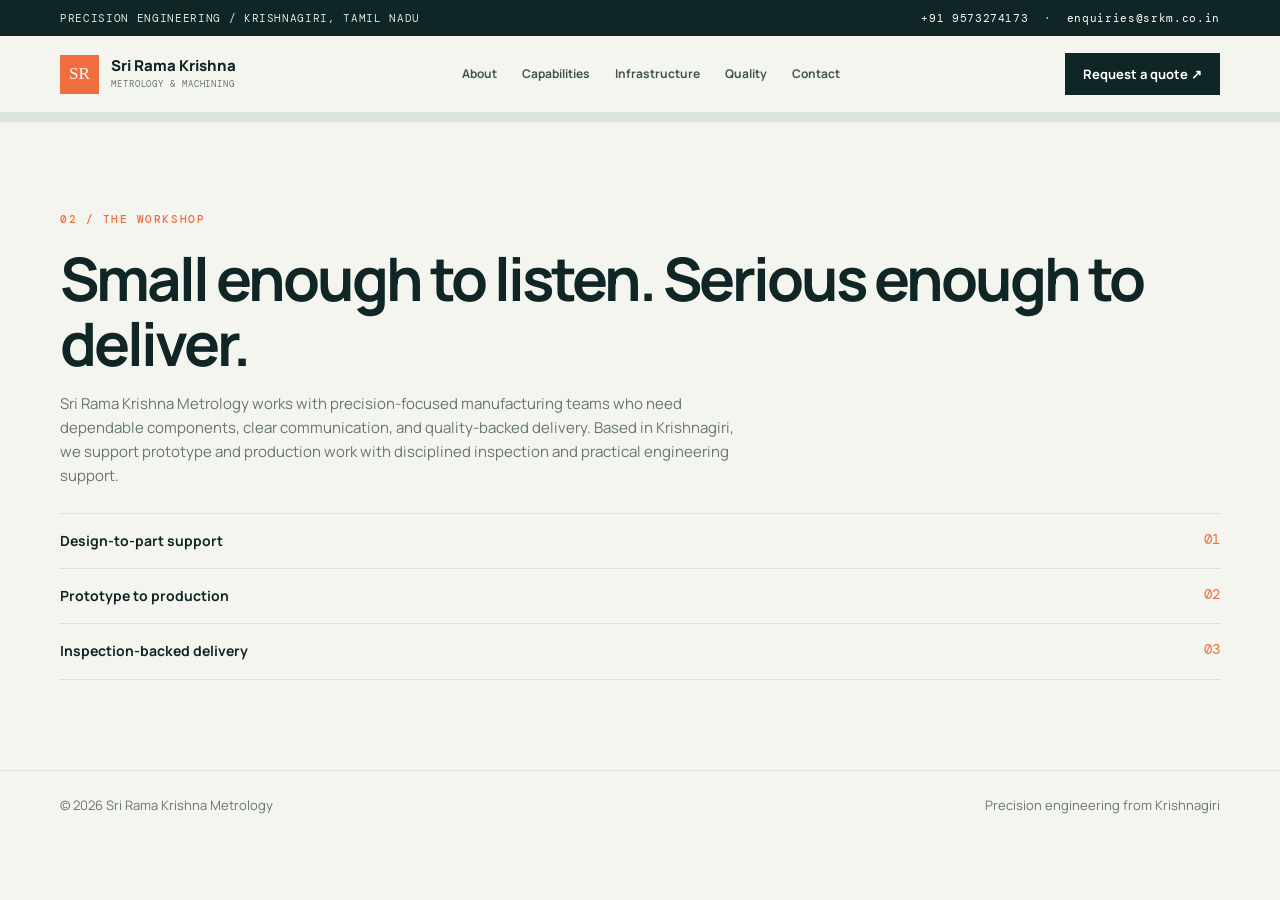
<file: about.html>
<!doctype html>
<html lang="en">
<head>
<meta charset="utf-8">
<meta name="viewport" content="width=device-width, initial-scale=1">
<title>About | Sri Rama Krishna Metrology</title>
<link rel="preconnect" href="https://fonts.googleapis.com">
<link rel="preconnect" href="https://fonts.gstatic.com" crossorigin>
<link href="https://fonts.googleapis.com/css2?family=DM+Mono:wght@400;500&family=Manrope:wght@400;600;700;800&display=swap" rel="stylesheet">
<link rel="stylesheet" href="css/style.css">
</head>
<body>
<div class="top">
  <div class="wrap">
    <span>PRECISION ENGINEERING / KRISHNAGIRI, TAMIL NADU</span>
    <span><a href="tel:+919573274173">+91 9573274173</a> &nbsp;&middot;&nbsp; <a href="mailto:enquiries@srkm.co.in">enquiries@srkm.co.in</a></span>
  </div>
</div>
<header>
  <nav class="wrap">
    <a class="brand" href="index.html">
      <span class="mark">SR</span>
      <span>Sri Rama Krishna<small>METROLOGY &amp; MACHINING</small></span>
    </a>
    <div class="links">
      <a href="index.html#about">About</a>
      <a href="index.html#services">Capabilities</a>
      <a href="index.html#machinery">Infrastructure</a>
      <a href="index.html#quality">Quality</a>
      <a href="contact.html">Contact</a>
    </div>
    <a class="nav-cta" href="contact.html">Request a quote &#8599;</a>
  </nav>
</header>
<main>
  <section class="page-shell">
    <div class="wrap">
      <div class="mono">02 / The workshop</div>
      <h1>Small enough to listen. Serious enough to deliver.</h1>
      <p>Sri Rama Krishna Metrology works with precision-focused manufacturing teams who need dependable components, clear communication, and quality-backed delivery. Based in Krishnagiri, we support prototype and production work with disciplined inspection and practical engineering support.</p>
      <ul class="list">
        <li>Design-to-part support <span>01</span></li>
        <li>Prototype to production <span>02</span></li>
        <li>Inspection-backed delivery <span>03</span></li>
      </ul>
    </div>
  </section>
</main>
<footer>
  <div class="wrap">
    <span>&copy; <span id="year"></span> Sri Rama Krishna Metrology</span>
    <span>Precision engineering from Krishnagiri</span>
  </div>
</footer>
<script src="js/script.js" defer></script>
</body>
</html>
</file>
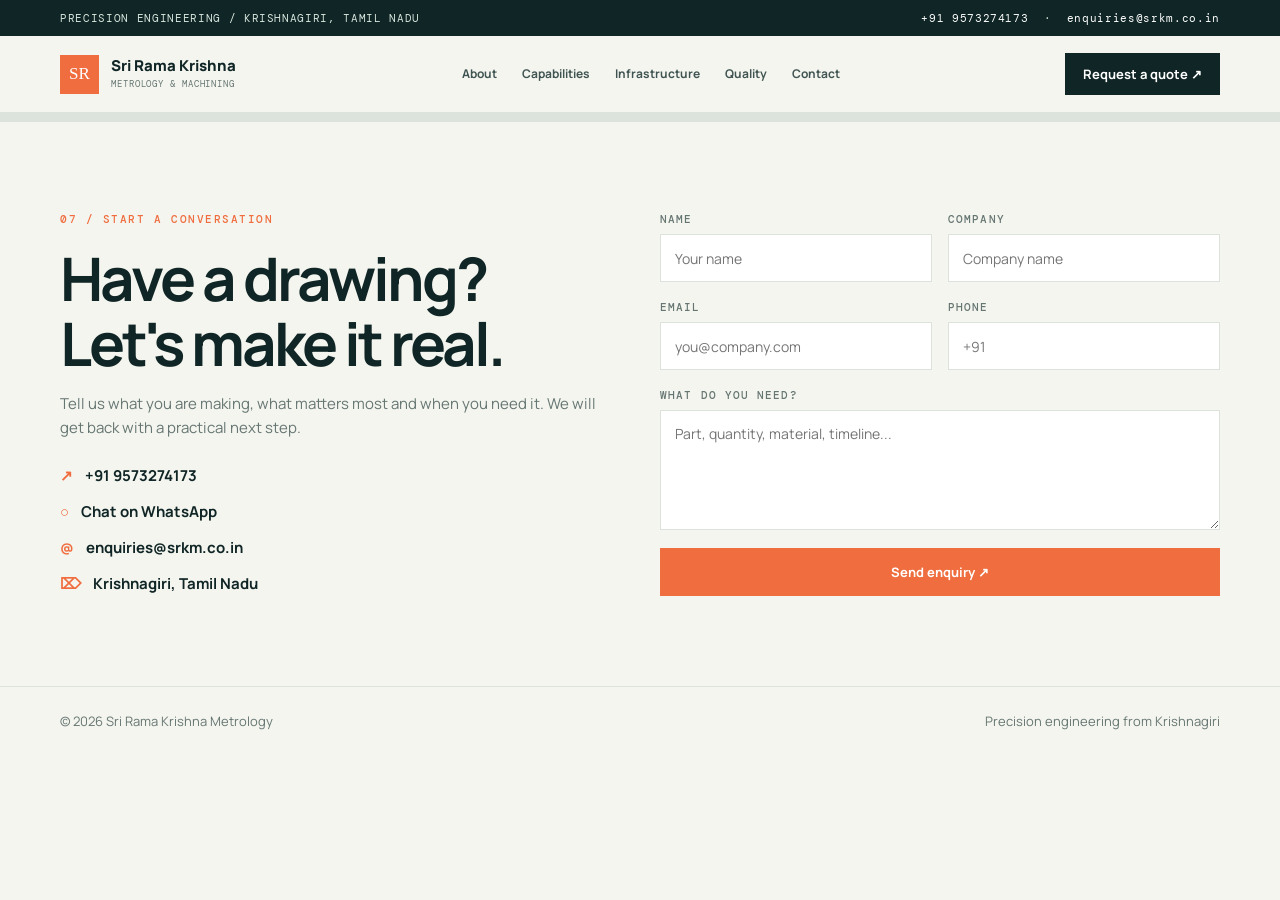
<file: contact.html>
<!doctype html>
<html lang="en">
<head>
<meta charset="utf-8">
<meta name="viewport" content="width=device-width, initial-scale=1">
<title>Contact | Sri Rama Krishna Metrology</title>
<link rel="preconnect" href="https://fonts.googleapis.com">
<link rel="preconnect" href="https://fonts.gstatic.com" crossorigin>
<link href="https://fonts.googleapis.com/css2?family=DM+Mono:wght@400;500&family=Manrope:wght@400;600;700;800&display=swap" rel="stylesheet">
<link rel="stylesheet" href="css/style.css">
</head>
<body>
<div class="top">
  <div class="wrap">
    <span>PRECISION ENGINEERING / KRISHNAGIRI, TAMIL NADU</span>
    <span><a href="tel:+919573274173">+91 9573274173</a> &nbsp;&middot;&nbsp; <a href="mailto:enquiries@srkm.co.in">enquiries@srkm.co.in</a></span>
  </div>
</div>
<header>
  <nav class="wrap">
    <a class="brand" href="index.html">
      <span class="mark">SR</span>
      <span>Sri Rama Krishna<small>METROLOGY &amp; MACHINING</small></span>
    </a>
    <div class="links">
      <a href="index.html#about">About</a>
      <a href="index.html#services">Capabilities</a>
      <a href="index.html#machinery">Infrastructure</a>
      <a href="index.html#quality">Quality</a>
      <a href="contact.html">Contact</a>
    </div>
    <a class="nav-cta" href="contact.html">Request a quote &#8599;</a>
  </nav>
</header>
<main>
  <section class="page-shell contact">
    <div class="wrap contact-grid">
      <div>
        <div class="mono">07 / Start a conversation</div>
        <h1>Have a drawing?<br><span>Let's make it real.</span></h1>
        <p>Tell us what you are making, what matters most and when you need it. We will get back with a practical next step.</p>
        <div class="contact-links">
          <a class="contact-link" href="tel:+919573274173"><b>&#8599;</b> +91 9573274173</a>
          <a class="contact-link" href="https://wa.me/919573274173" target="_blank" rel="noreferrer"><b>&#9675;</b> Chat on WhatsApp</a>
          <a class="contact-link" href="mailto:enquiries@srkm.co.in"><b>@</b> enquiries@srkm.co.in</a>
          <a class="contact-link" href="https://www.google.com/maps/search/?api=1&query=Krishnagiri+Tamil+Nadu" target="_blank" rel="noreferrer"><b>&#8998;</b> Krishnagiri, Tamil Nadu</a>
        </div>
      </div>
      <form id="quote-form" name="quote-request" method="POST" data-netlify="true">
        <input type="hidden" name="form-name" value="quote-request">
        <div class="form-row">
          <label>Name<input name="name" required placeholder="Your name"></label>
          <label>Company<input name="company" required placeholder="Company name"></label>
        </div>
        <div class="form-row">
          <label>Email<input name="email" type="email" required placeholder="you@company.com"></label>
          <label>Phone<input name="phone" type="tel" placeholder="+91"></label>
        </div>
        <label>What do you need?<textarea name="message" required placeholder="Part, quantity, material, timeline..."></textarea></label>
        <button class="btn primary" type="submit">Send enquiry &#8599;</button>
      </form>
    </div>
  </section>
</main>
<footer>
  <div class="wrap">
    <span>&copy; <span id="year"></span> Sri Rama Krishna Metrology</span>
    <span>Precision engineering from Krishnagiri</span>
  </div>
</footer>
<script src="js/script.js" defer></script>
</body>
</html>
</file>
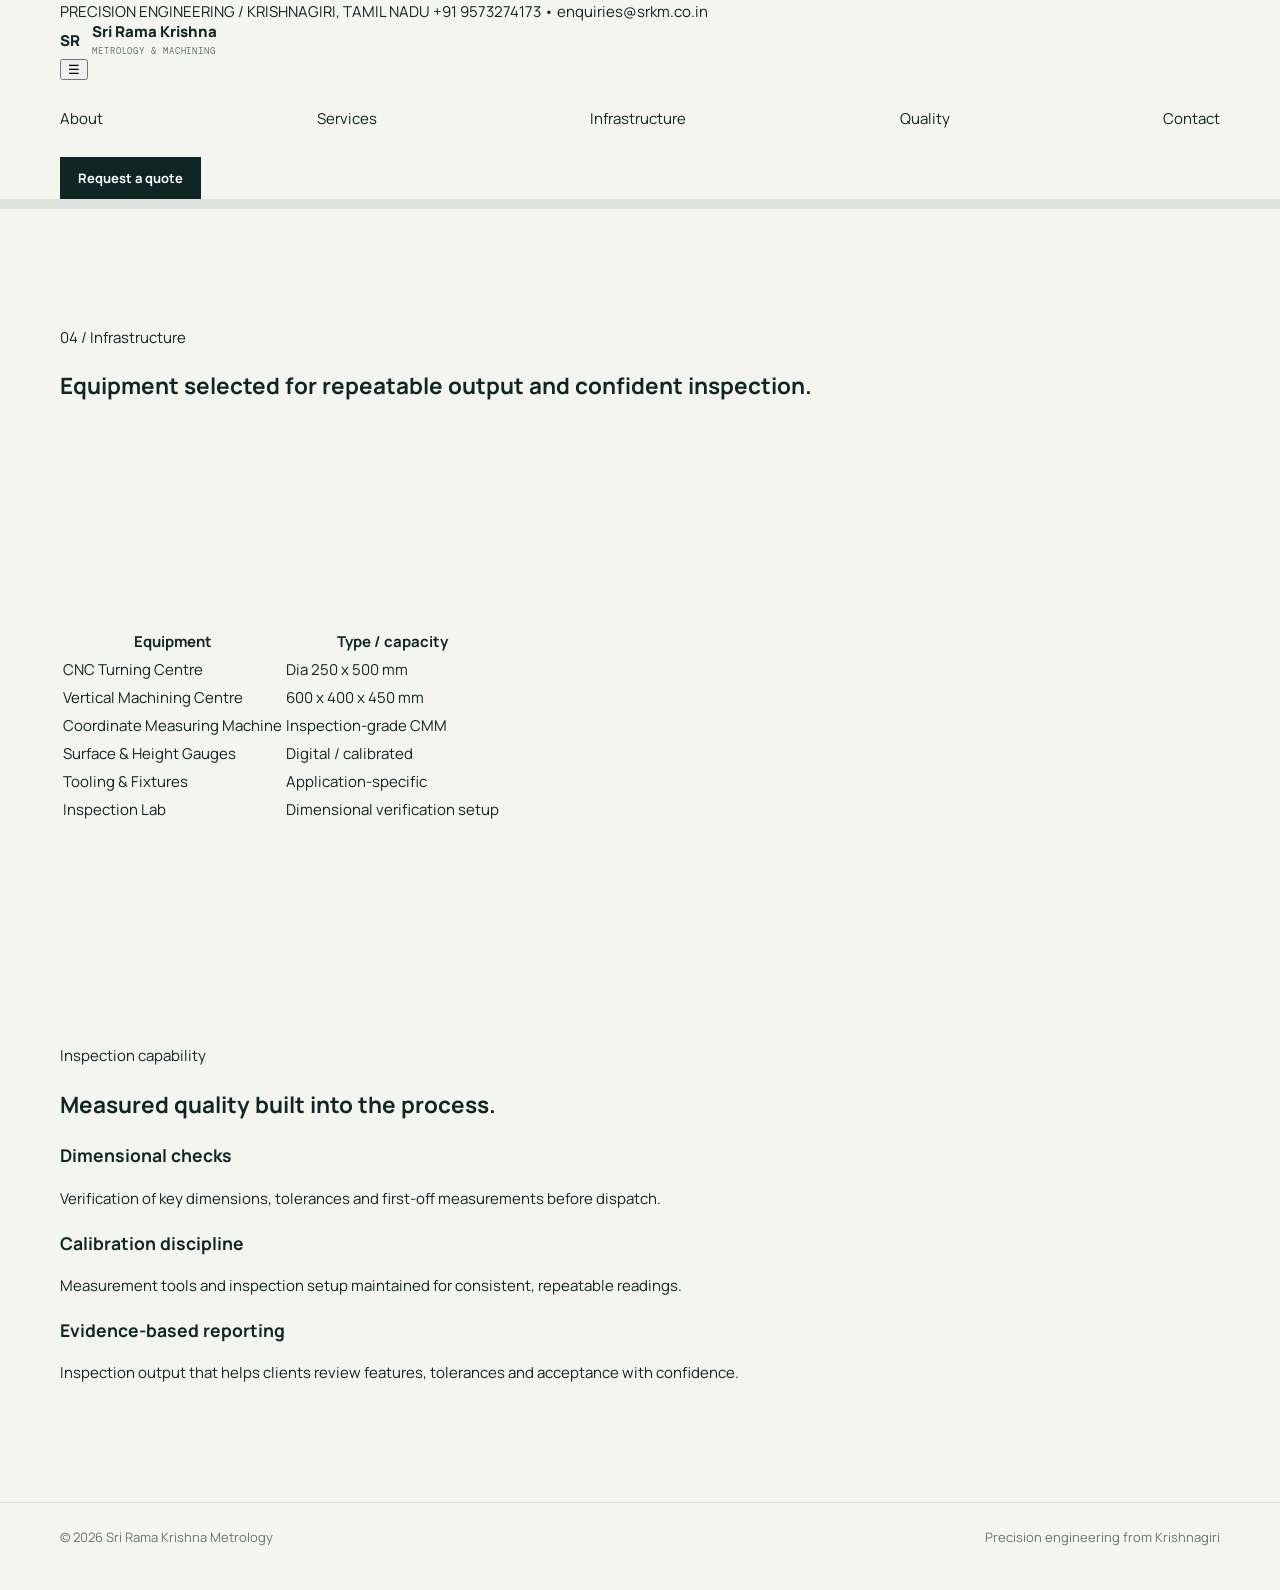
<file: machinery.html>
﻿<!doctype html>
<html lang="en">
<head>
  <meta charset="utf-8">
  <meta name="viewport" content="width=device-width, initial-scale=1">
  <meta name="description" content="Machine infrastructure and inspection equipment used by Sri Rama Krishna Metrology for precision manufacturing and metrology work.">
  <title>Machinery &amp; Infrastructure | Sri Rama Krishna Metrology</title>
  <link rel="preconnect" href="https://fonts.googleapis.com">
  <link rel="preconnect" href="https://fonts.gstatic.com" crossorigin>
  <link href="https://fonts.googleapis.com/css2?family=DM+Mono:wght@400;500&family=Manrope:wght@400;600;700;800&display=swap" rel="stylesheet">
  <link rel="stylesheet" href="css/style.css">
</head>
<body>
  <div class="topbar">
    <div class="wrap">
      <span>PRECISION ENGINEERING / KRISHNAGIRI, TAMIL NADU</span>
      <span><a href="tel:+919573274173">+91 9573274173</a> &bull; <a href="mailto:enquiries@srkm.co.in">enquiries@srkm.co.in</a></span>
    </div>
  </div>

  <header class="site-header">
    <div class="wrap nav-wrap">
      <a class="brand" href="index.html">
        <span class="brand-mark">SR</span>
        <span>
          Sri Rama Krishna
          <small>METROLOGY &amp; MACHINING</small>
        </span>
      </a>
      <button class="nav-toggle" aria-label="Toggle navigation">&#9776;</button>
      <nav class="main-nav">
        <a href="index.html#about">About</a>
        <a href="index.html#services">Services</a>
        <a href="index.html#machinery">Infrastructure</a>
        <a href="index.html#quality">Quality</a>
        <a href="contact.html">Contact</a>
      </nav>
      <a class="nav-cta" href="contact.html">Request a quote</a>
    </div>
  </header>

  <main>
    <section class="inner-hero">
      <div class="wrap narrow">
        <p class="eyebrow">04 / Infrastructure</p>
        <h1>Equipment selected for repeatable output and confident inspection.</h1>
      </div>
    </section>

    <section class="section">
      <div class="wrap machine-wrap">
        <table class="equipment-table">
          <thead>
            <tr>
              <th>Equipment</th>
              <th>Type / capacity</th>
            </tr>
          </thead>
          <tbody>
            <tr><td>CNC Turning Centre</td><td>Dia 250 x 500 mm</td></tr>
            <tr><td>Vertical Machining Centre</td><td>600 x 400 x 450 mm</td></tr>
            <tr><td>Coordinate Measuring Machine</td><td>Inspection-grade CMM</td></tr>
            <tr><td>Surface &amp; Height Gauges</td><td>Digital / calibrated</td></tr>
            <tr><td>Tooling &amp; Fixtures</td><td>Application-specific</td></tr>
            <tr><td>Inspection Lab</td><td>Dimensional verification setup</td></tr>
          </tbody>
        </table>
      </div>
    </section>

    <section class="section section-dark">
      <div class="wrap">
        <div class="section-head">
          <div>
            <p class="eyebrow">Inspection capability</p>
            <h2>Measured quality built into the process.</h2>
          </div>
        </div>
        <div class="card-grid three-col">
          <article class="service-card">
            <h3>Dimensional checks</h3>
            <p>Verification of key dimensions, tolerances and first-off measurements before dispatch.</p>
          </article>
          <article class="service-card">
            <h3>Calibration discipline</h3>
            <p>Measurement tools and inspection setup maintained for consistent, repeatable readings.</p>
          </article>
          <article class="service-card">
            <h3>Evidence-based reporting</h3>
            <p>Inspection output that helps clients review features, tolerances and acceptance with confidence.</p>
          </article>
        </div>
      </div>
    </section>
  </main>

  <footer class="site-footer">
    <div class="wrap footer-wrap">
      <span>&copy; <span id="year"></span> Sri Rama Krishna Metrology</span>
      <span>Precision engineering from Krishnagiri</span>
    </div>
  </footer>

  <script src="js/script.js" defer></script>
</body>
</html>
</file>
<file: css/style.css>
:root {
  --ink:#102525;
  --muted:#667672;
  --paper:#f4f5ef;
  --line:#dce3dc;
  --orange:#ef6d3e;
  --mint:#cce9d9;
  --serif:Georgia,serif
}
* {
  box-sizing:border-box
}
html {
  scroll-behavior:smooth
}
body {
  margin:0;
  color:var(--ink);
  background:var(--paper);
  font:15px/1.6 Manrope,sans-serif
}
a {
  color:inherit;
  text-decoration:none
}
img {
  display:block;
  width:100%;
  object-fit:cover
}
.wrap {
  width:min(1160px,calc(100% - 48px));    
  margin:auto
}
.mono {
  color:var(--orange);
  font:500 11px 'DM Mono',monospace;
  letter-spacing:.14em;
  text-transform:uppercase
}
.top {
  padding:11px 0;
  color:#d6e5dc;
  background:var(--ink);
  font:11px 'DM Mono',monospace;
  letter-spacing:.06em
}
.top .wrap {
  display:flex;
  justify-content:space-between;
}
.top a {
  color:#fff
}
header {
  position:sticky;
  top:0;
  z-index:5;
  border-bottom:10px solid var(--line);
  background:#f4f5efee;
  backdrop-filter:blur(12px)
}
nav {
  min-height:76px;
  display:flex;
  align-items:center;
  justify-content:space-between;
  gap:24px
}
.brand {
  display:flex;
  align-items:center;
  gap:12px;
  font-weight:800;
  line-height:1.05
}
.mark {
  display:grid;
  width:39px;
  height:39px;
  place-items:center;
  color:#fff;
  background:var(--orange);
  font:17px Georgia
}
.brand small {
  display:block;
  margin-top:5px;
  color:var(--muted);
  font:9px 'DM Mono';
  letter-spacing:.1em
}
.links {
  display:flex;
  gap:25px;
  align-items:center;
  color:#405451;
  font-size:12px;
  font-weight:700
}
.links a:hover {
  color:var(--orange)
}
.nav-cta,.btn {
  display:inline-flex;
  align-items:center;
  justify-content:center;
  gap:9px;
  border:0;
  cursor:pointer;
  font:700 13px Manrope
}
.nav-cta {
  padding:12px 18px;
  color:#fff;
  background:var(--ink)
}
.menu {
  display:none;
  border:0;
  background:none;
  font-size:23px
}
.hero {
  overflow:hidden;
  padding:96px 0 105px;
  color:#fff;
  background:var(--ink)
}
.hero-grid {
  display:grid;
  grid-template-columns:1fr .8fr;
  gap:70px;
  align-items:center
}
.hero h1 {
  max-width:720px;
  margin:23px 0 25px;
  font-size:clamp(48px,7vw,82px);
  line-height:.98;
  letter-spacing:-.06em
}
.hero h1 em {
  color:var(--mint);
  font:400 .98em Georgia
}
.hero p {
  max-width:500px;
  color:#b7c8c0;
  font-size:16px
}
.actions {
  display:flex;
  gap:13px;
  margin-top:32px;
  flex-wrap:wrap
}
.btn {
  padding:15px 20px
}
.primary {
  color:#fff;
  background:var(--orange)
}
.secondary {
  color:#fff;
  border:1px solid #49615d
}
.hero-pic {
  position:relative;
  min-height:455px
}
.hero-pic img {
  height:455px;
  filter:saturate(.75)
}
.hero-pic:before {
  position:absolute;
  top:18px;
  left:-18px;
  width:100%;
  height:100%;
  border:1px solid var(--orange);
  content:''
}
.note {
  position:absolute;
  right:-24px;
  bottom:25px;
  padding:18px;
  width:180px;
  color:var(--ink);
  background:var(--mint);
  font-size:12px;
  font-weight:700
}
.stats {
  display:grid;
  grid-template-columns:repeat(4,1fr);
  border-bottom:1px solid var(--line)
}
.stat {
  padding:25px;
  border-left:1px solid var(--line)
}
.stat:first-child {
  border-left:0
}
.stat strong {
  display:block;
  font-size:29px;
  letter-spacing:-.05em
}
.stat span {
  color:var(--muted);
  font-size:12px
}
section {
  padding:102px 0
}
.head {
  display:flex;
  align-items:end;
  justify-content:space-between;
  gap:30px;
  margin-bottom:45px
}
.head h2 {
  max-width:600px;
  margin:10px 0 0;
  font-size:clamp(31px,4vw,49px);
  line-height:1.08;
  letter-spacing:-.05em
}
.head p {
  max-width:330px;
  margin:0 0 3px;
  color:var(--muted);
  font-size:14px
}
.intro {
  display:grid;
  grid-template-columns:.9fr 1.1fr;
  gap:90px
}
.intro h3 {
  margin:0;
  font:400 34px/1.15 Georgia
}
.intro p {
  color:var(--muted)
}
.list {
  margin:25px 0 0;
  padding:0;
  border-top:1px solid var(--line);
  list-style:none
}
.list li {
  display:flex;
  justify-content:space-between;
  padding:16px 0;
  border-bottom:1px solid var(--line);
  font-weight:700;
  font-size:14px
}
.list span {
  color:var(--orange);
  font:14px 'DM Mono'
}
.dark {
  color:#fff;
  background:var(--ink)
}
.dark .head p {
  color:#a7b8b2
}
.caps {
  display:grid;
  grid-template-columns:repeat(3,1fr);
  gap:1px;
  background:#405653
}
.cap {
  min-height:210px;
  padding:27px;
  background:var(--ink)
}
.cap-no {
  display:block;
  margin-bottom:45px;
  color:var(--orange);
  font:14px 'DM Mono'
}
.cap h3 {
  margin:0 0 7px;
  font-size:18px
}
.cap p {
  margin:0;
  color:#9db0aa;
  font-size:13px
}
.machine {
  display:grid;
  grid-template-columns:1.05fr .95fr;
  gap:70px
}
.table {
  width:100%;
  border-collapse:collapse;
  font-size:13px
}
.table th {
  padding-bottom:12px;
  color:var(--muted);
  text-align:left;
  font:11px 'DM Mono';
  text-transform:uppercase
}
.table td {
  padding:16px 0;
  border-top:1px solid var(--line);
  font-weight:700
}
.contact-grid label {
  display:grid;
  gap:8px;
  color:var(--muted);
  font:500 11px 'DM Mono',monospace;
  letter-spacing:.1em;
  text-transform:uppercase
}
.contact-grid input,
.contact-grid textarea {
  width:100%;
  padding:13px 14px;
  border:1px solid var(--line);
  border-radius:0;
  color:var(--ink);
  background:#fff;
  font:14px Manrope,sans-serif;
  letter-spacing:0;
  text-transform:none
}
.contact-grid input:focus,
.contact-grid textarea:focus {
  outline:2px solid var(--orange);
  outline-offset:1px
}
.page-shell {
  padding:90px 0
}
.page-shell h1 {
  margin:20px 0 16px;
  font-size:clamp(36px,5vw,60px);
  line-height:1.08;
  letter-spacing:-.05em
}
.page-shell p {
  max-width:680px;
  color:var(--muted)
}
.contact-grid {
  display:grid;
  grid-template-columns:1fr 1fr;
  gap:40px;
  align-items:start
}
.form-row {
  display:grid;
  grid-template-columns:1fr 1fr;
  gap:16px
}
.contact-grid form {
  display:grid;
  gap:18px
}
.contact-grid label {
  display:grid;
  gap:8px;
  color:var(--muted);
  font:500 11px 'DM Mono',monospace;
  letter-spacing:.1em;
  text-transform:uppercase
}
.contact-grid input,
.contact-grid textarea {
  width:100%;
  min-height:48px;
  padding:13px 14px;
  border:1px solid var(--line);
  background:#fff;
  color:var(--ink);
  font:14px Manrope,sans-serif
}
.contact-grid textarea {
  min-height:120px;
  resize:vertical
}

.gallery {
  display:grid;
  grid-template-columns:repeat(3,1fr);
  gap:28px;
  margin-top:24px
}

.gallery figure {
  margin:0;
  border:1px solid var(--line);
  background:#fff
}

.gallery img {
  height:280px
}

.gallery figcaption {
  padding:14px 16px 18px;
  color:var(--muted);
  font-size:13px;
  font-weight:700
}

.tags {
  display:flex;
  flex-wrap:wrap;
  gap:10px;
  margin-top:26px
}

.tag {
  padding:9px 12px;
  border:1px solid var(--line);
  color:var(--muted);
  font:11px 'DM Mono',monospace;
  letter-spacing:.08em;
  text-transform:uppercase
}

.quality {
  display:grid;
  grid-template-columns:repeat(4,1fr);
  gap:22px
}

.qcard {
  padding:28px 24px;
  border:1px solid var(--line);
  background:#f9faf7
}

.qcard h3 {
  margin:12px 0 10px;
  font-size:22px;
  letter-spacing:-.04em
}

.qcard p {
  margin:0;
  color:var(--muted)
}

.contact-links {
  display:grid;
  gap:12px;
  margin-top:24px
}

.contact-link {
  display:inline-flex;
  align-items:center;
  gap:12px;
  font-weight:700
}

.contact-link b {
  color:var(--orange)
}

#status {
  min-height:20px;
  margin:0;
  color:var(--orange);
  font-weight:700
}

footer {
  padding:24px 0 42px;
  border-top:1px solid var(--line)
}

footer .wrap {
  display:flex;
  justify-content:space-between;
  gap:20px;
  color:var(--muted);
  font-size:13px
}

@media (max-width: 980px) {
  .hero-grid,
  .intro,
  .machine,
  .contact-grid {
    grid-template-columns:1fr
  }

  .hero-grid {
    gap:40px
  }

  .head {
    align-items:flex-start;
    flex-direction:column
  }

  .caps {
    grid-template-columns:repeat(2,1fr)
  }

  .gallery {
    grid-template-columns:repeat(2,1fr)
  }

  .quality {
    grid-template-columns:repeat(2,1fr)
  }
}

@media (max-width: 760px) {
  .wrap {
    width:min(1160px, calc(100% - 28px))
  }

  .top .wrap {
    flex-direction:column;
    gap:6px
  }

  nav {
    position:relative;
    min-height:68px
  }

  .links {
    position:absolute;
    top:100%;
    left:0;
    right:0;
    display:none;
    flex-direction:column;
    align-items:flex-start;
    gap:12px;
    padding:18px 20px 20px;
    border-top:1px solid var(--line);
    background:rgba(244,245,239,.98)
  }

  .links a {
    width:100%
  }

  .links.is-open {
    display:flex
  }

  .menu {
    display:inline-flex;
    align-items:center;
    justify-content:center;
    width:42px;
    height:42px;
    padding:0;
    border:1px solid var(--line);
    color:var(--ink);
    background:transparent;
    cursor:pointer
  }

  .nav-cta {
    display:none
  }

  .hero {
    padding:72px 0 80px
  }

  .hero h1 {
    margin-top:18px
  }

  .hero-pic {
    min-height:300px
  }

  .hero-pic img {
    height:300px
  }

  .hero-pic:before {
    top:12px;
    left:-12px
  }

  .note {
    right:16px;
    bottom:16px;
    width:170px
  }

  .stats {
    grid-template-columns:repeat(2,1fr)
  }

  .stat {
    padding:24px 18px
  }

  .caps,
  .gallery,
  .quality {
    grid-template-columns:1fr
  }

  .form-row,
  .contact-grid {
    grid-template-columns:1fr
  }

  .page-shell {
    padding:60px 0
  }
}

@media (max-width: 480px) {
  body {
    font-size:14px
  }

  .brand {
    gap:10px;
    font-size:12px
  }

  .brand small {
    letter-spacing:.06em
  }

  .mark {
    width:34px;
    height:34px;
    font-size:15px
  }

  .mono {
    letter-spacing:.09em
  }

  .hero h1 {
    font-size:clamp(36px, 14vw, 52px)
  }

  .hero p {
    font-size:15px
  }

  .actions {
    flex-direction:column;
    align-items:stretch
  }

  .btn,
  .nav-cta {
    width:100%
  }

  .stats {
    grid-template-columns:1fr
  }

  .stat {
    border-left:0;
    border-top:1px solid var(--line)
  }

  .stat:first-child {
    border-top:0
  }

  section {
    padding:72px 0
  }

  .head h2 {
    font-size:clamp(28px, 10vw, 37px)
  }

  .gallery figure,
  .qcard,
  .cap {
    min-height:auto
  }
}

@media (prefers-reduced-motion: reduce) {
  html {
    scroll-behavior:auto
  }

  * {
    transition:none !important
  }
}
</file>
